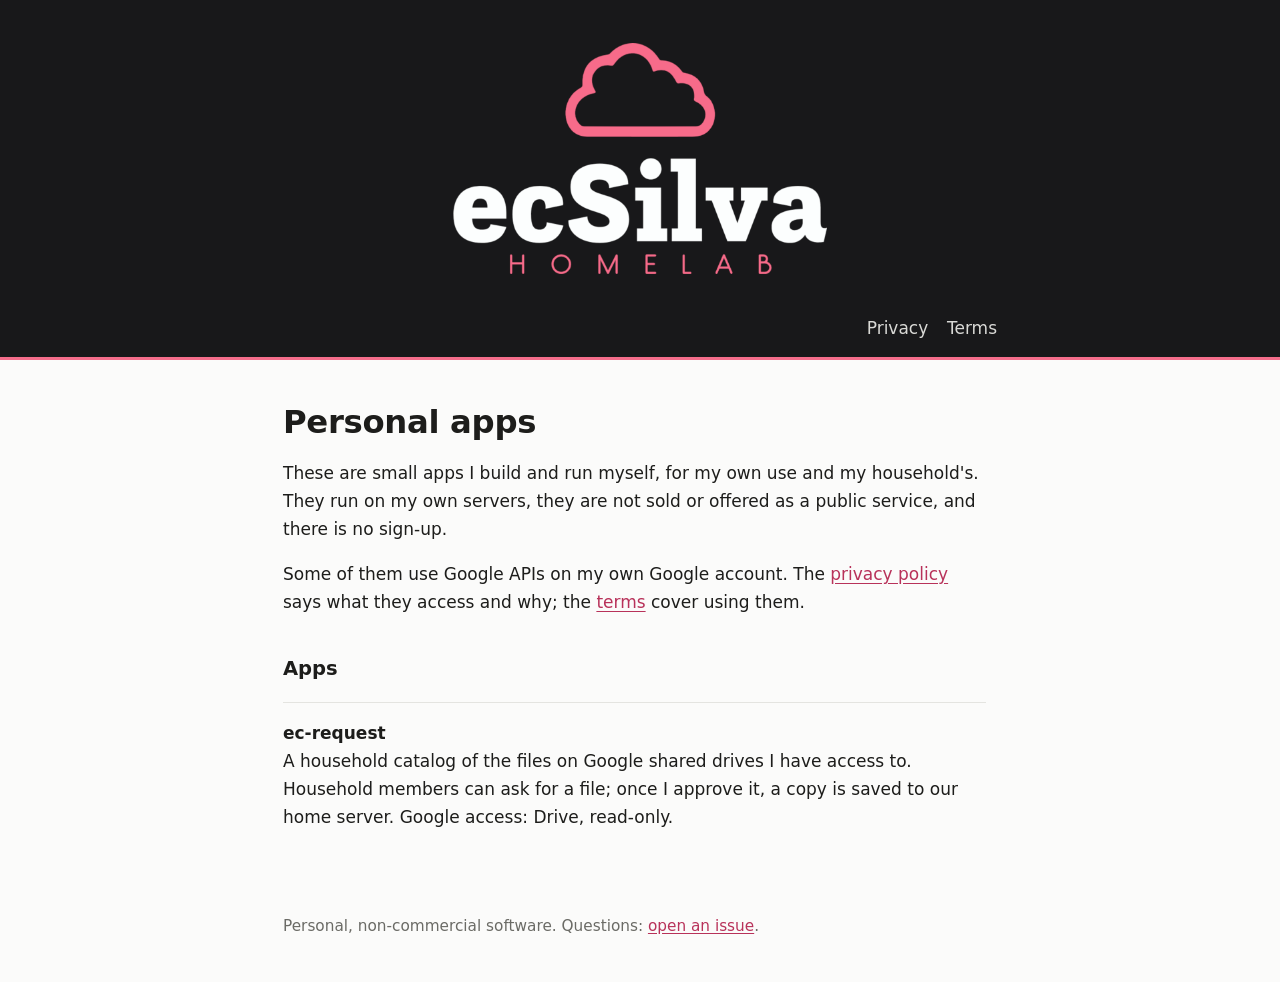
<file: index.html>
<!doctype html>
<html lang="en">
<head>
<meta charset="utf-8">
<meta name="viewport" content="width=device-width, initial-scale=1">
<title>ecSilva Homelab</title>
<meta name="description" content="Small self-hosted apps built and run for personal and household use.">
<link rel="icon" type="image/png" href="/favicon.png">
<link rel="stylesheet" href="/style.css">
</head>
<body>
<header class="band">
  <div class="hero"><img src="/logo.png" alt="ecSilva Homelab" width="560" height="346"></div>
  <div class="band-inner"><span class="home"></span><nav><a href="/privacy/">Privacy</a><a href="/terms/">Terms</a></nav></div>
</header>
<main>
<h1>Personal apps</h1>
<p>These are small apps I build and run myself, for my own use and my household's. They run on my own
servers, they are not sold or offered as a public service, and there is no sign-up.</p>
<p>Some of them use Google APIs on my own Google account. The <a href="/privacy/">privacy policy</a>
says what they access and why; the <a href="/terms/">terms</a> cover using them.</p>

<h2>Apps</h2>
<ul class="apps">
  <li>
    <strong>ec-request</strong>
    A household catalog of the files on Google shared drives I have access to. Household members
    can ask for a file; once I approve it, a copy is saved to our home server. Google access:
    Drive, read-only.
  </li>
</ul>
</main>
<footer>Personal, non-commercial software. Questions: <a href="https://github.com/3ricks0ul/3ricks0ul.github.io/issues">open an issue</a>.</footer>
</body>
</html>
</file>
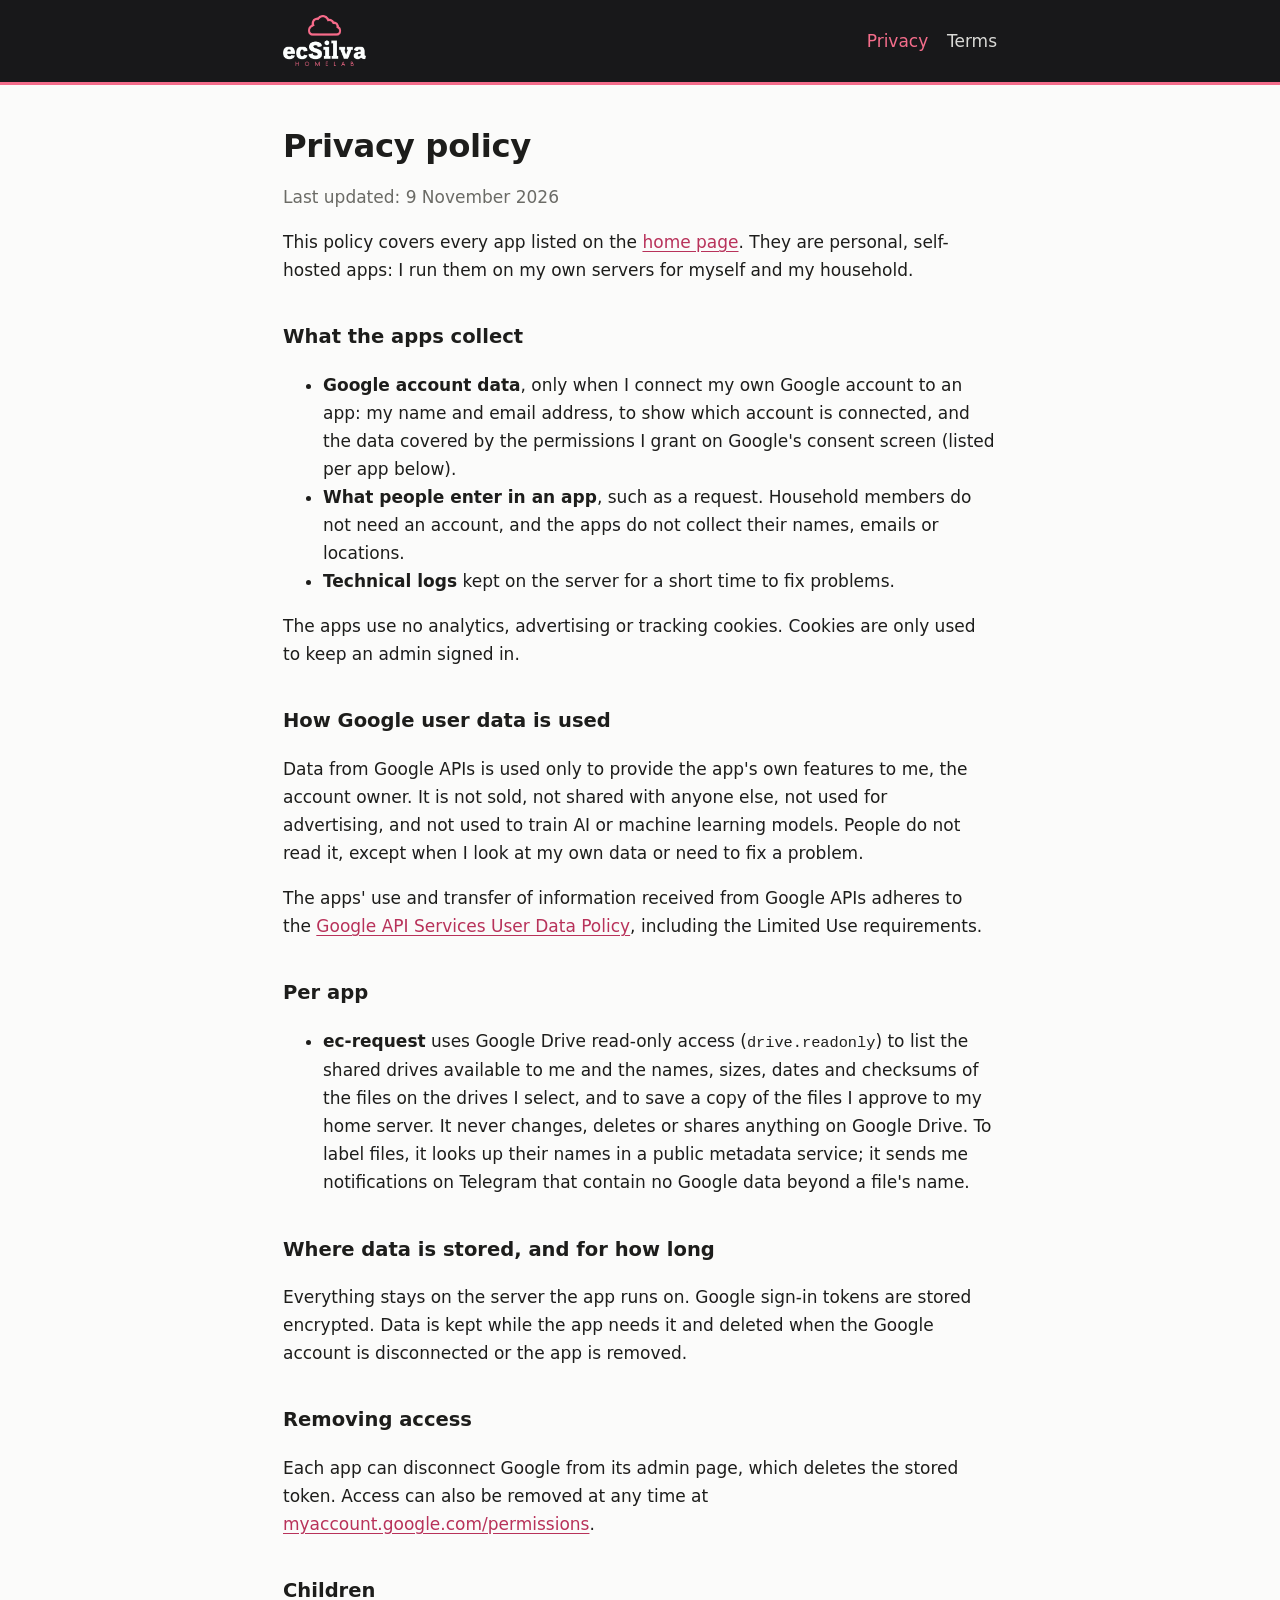
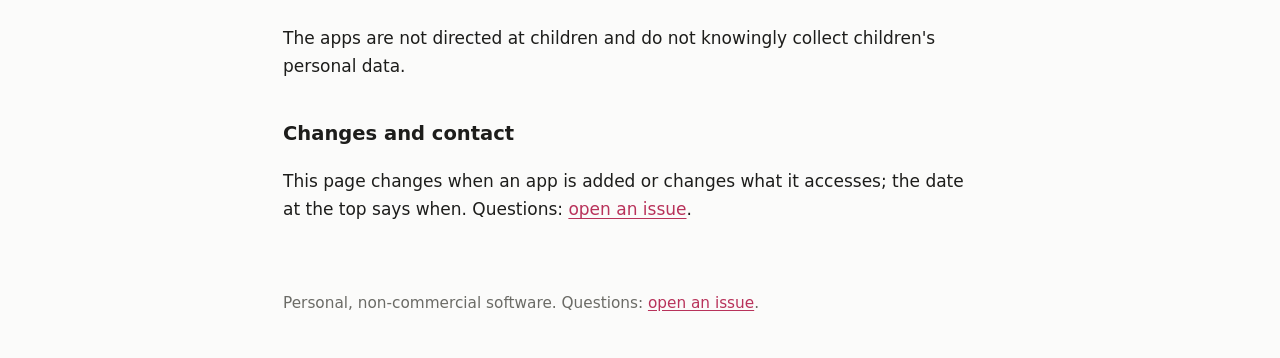
<file: privacy/index.html>
<!doctype html>
<html lang="en">
<head>
<meta charset="utf-8">
<meta name="viewport" content="width=device-width, initial-scale=1">
<title>Privacy policy · ecSilva Homelab</title>
<meta name="description" content="How the personal apps listed on this site handle data, including Google user data.">
<link rel="icon" type="image/png" href="/favicon.png">
<link rel="stylesheet" href="/style.css">
</head>
<body>
<header class="band">
  <div class="band-inner">
    <a class="home" href="/"><img src="/logo.png" alt="ecSilva Homelab: home" width="560" height="346"></a>
    <nav><a href="/privacy/" aria-current="page">Privacy</a><a href="/terms/">Terms</a></nav>
  </div>
</header>
<main>
<h1>Privacy policy</h1>
<p class="muted">Last updated: 9 November 2026</p>
<p>This policy covers every app listed on the <a href="/">home page</a>. They are personal,
self-hosted apps: I run them on my own servers for myself and my household.</p>

<h2>What the apps collect</h2>
<ul>
  <li><strong>Google account data</strong>, only when I connect my own Google account to an app: my
  name and email address, to show which account is connected, and the data covered by the
  permissions I grant on Google's consent screen (listed per app below).</li>
  <li><strong>What people enter in an app</strong>, such as a request. Household members
  do not need an account, and the apps do not collect their names, emails or locations.</li>
  <li><strong>Technical logs</strong> kept on the server for a short time to fix problems.</li>
</ul>
<p>The apps use no analytics, advertising or tracking cookies. Cookies are only used to keep an admin
signed in.</p>

<h2>How Google user data is used</h2>
<p>Data from Google APIs is used only to provide the app's own features to me, the account owner. It is
not sold, not shared with anyone else, not used for advertising, and not used to train AI or machine
learning models. People do not read it, except when I look at my own data or need to fix a problem.</p>
<p>The apps' use and transfer of information received from Google APIs adheres to the
<a href="https://developers.google.com/terms/api-services-user-data-policy">Google API Services User
Data Policy</a>, including the Limited Use requirements.</p>

<h2>Per app</h2>
<ul>
  <li><strong>ec-request</strong> uses Google Drive read-only access (<code>drive.readonly</code>) to
  list the shared drives available to me and the names, sizes, dates and checksums of the files on the
  drives I select, and to save a copy of the files I approve to my home server. It never changes,
  deletes or shares anything on Google Drive. To label files, it looks up their names in a public
  metadata service; it sends me notifications on Telegram that contain no Google data beyond a
  file's name.</li>
</ul>

<h2>Where data is stored, and for how long</h2>
<p>Everything stays on the server the app runs on. Google sign-in tokens are stored encrypted. Data is
kept while the app needs it and deleted when the Google account is disconnected or the app is removed.</p>

<h2>Removing access</h2>
<p>Each app can disconnect Google from its admin page, which deletes the stored token. Access can also
be removed at any time at
<a href="https://myaccount.google.com/permissions">myaccount.google.com/permissions</a>.</p>

<h2>Children</h2>
<p>The apps are not directed at children and do not knowingly collect children's personal data.</p>

<h2>Changes and contact</h2>
<p>This page changes when an app is added or changes what it accesses; the date at the top says when.
Questions: <a href="https://github.com/3ricks0ul/3ricks0ul.github.io/issues">open an issue</a>.</p>
</main>
<footer>Personal, non-commercial software. Questions: <a href="https://github.com/3ricks0ul/3ricks0ul.github.io/issues">open an issue</a>.</footer>
</body>
</html>
</file>
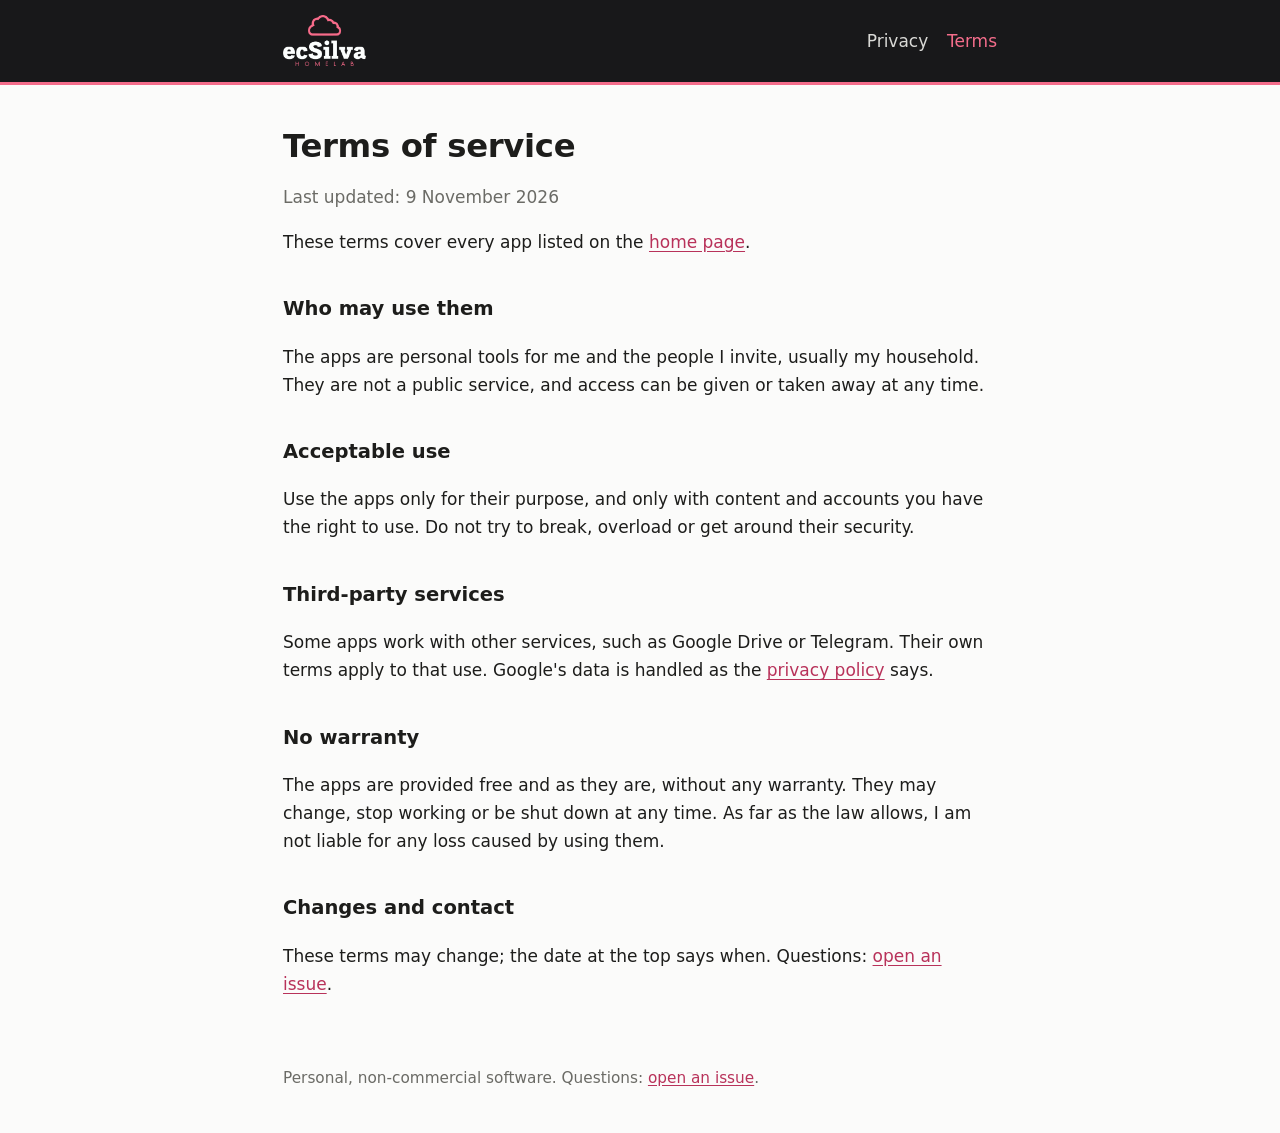
<file: terms/index.html>
<!doctype html>
<html lang="en">
<head>
<meta charset="utf-8">
<meta name="viewport" content="width=device-width, initial-scale=1">
<title>Terms of service · ecSilva Homelab</title>
<meta name="description" content="Terms for using the personal apps listed on this site.">
<link rel="icon" type="image/png" href="/favicon.png">
<link rel="stylesheet" href="/style.css">
</head>
<body>
<header class="band">
  <div class="band-inner">
    <a class="home" href="/"><img src="/logo.png" alt="ecSilva Homelab: home" width="560" height="346"></a>
    <nav><a href="/privacy/">Privacy</a><a href="/terms/" aria-current="page">Terms</a></nav>
  </div>
</header>
<main>
<h1>Terms of service</h1>
<p class="muted">Last updated: 9 November 2026</p>
<p>These terms cover every app listed on the <a href="/">home page</a>.</p>

<h2>Who may use them</h2>
<p>The apps are personal tools for me and the people I invite, usually my household. They are not a
public service, and access can be given or taken away at any time.</p>

<h2>Acceptable use</h2>
<p>Use the apps only for their purpose, and only with content and accounts you have the right to use.
Do not try to break, overload or get around their security.</p>

<h2>Third-party services</h2>
<p>Some apps work with other services, such as Google Drive or Telegram.
Their own terms apply to that use. Google's data is handled as the
<a href="/privacy/">privacy policy</a> says.</p>

<h2>No warranty</h2>
<p>The apps are provided free and as they are, without any warranty. They may change, stop working or
be shut down at any time. As far as the law allows, I am not liable for any loss caused by using them.</p>

<h2>Changes and contact</h2>
<p>These terms may change; the date at the top says when. Questions:
<a href="https://github.com/3ricks0ul/3ricks0ul.github.io/issues">open an issue</a>.</p>
</main>
<footer>Personal, non-commercial software. Questions: <a href="https://github.com/3ricks0ul/3ricks0ul.github.io/issues">open an issue</a>.</footer>
</body>
</html>
</file>
<file: style.css>
/* ecSilva Homelab: the logo is white on transparent, so it sits on a dark band in both themes */
:root {
  color-scheme: light dark;
  --bg: #fbfbfa; --fg: #1d1d1b; --muted: #6b6b66; --line: #e4e4e0;
  --accent: #b8325a;          /* the logo's pink, darkened to read on light */
  --brand: #f46d8b; --band: #18181a; --band-fg: #d9d9d6;
  font: 17px/1.65 ui-sans-serif, system-ui, -apple-system, "Segoe UI", sans-serif;
}
@media (prefers-color-scheme: dark) {
  :root { --bg: #111112; --fg: #ececea; --muted: #9a9a94; --line: #2a2a2c; --accent: #f4789a; }
}
body { margin: 0; background: var(--bg); color: var(--fg); }
main, footer, .band-inner { max-width: 42rem; margin: 0 auto; padding: 0 1.25rem; }
.band { background: var(--band); color: var(--band-fg); border-bottom: 3px solid var(--brand); }
.band-inner { display: flex; align-items: center; gap: 1rem; flex-wrap: wrap; padding-block: .9rem; }
.band .home { margin-right: auto; line-height: 0; }
.band .home img { height: 3rem; width: auto; }
.band nav a { color: var(--band-fg); margin-left: 1.1rem; text-decoration: none; }
.band nav a:hover, .band nav a[aria-current] { color: var(--brand); }
.hero { text-align: center; padding: 2.5rem 1.25rem 1rem; }
.hero img { width: min(22rem, 80%); height: auto; }
h1 { font-size: 1.9rem; line-height: 1.2; margin: 2.5rem 0 .5rem; letter-spacing: -.01em; }
h2 { font-size: 1.15rem; margin: 2.2rem 0 .4rem; }
p, li { max-width: 65ch; }
a { color: var(--accent); text-underline-offset: .15em; }
.muted { color: var(--muted); }
.apps { list-style: none; padding: 0; }
.apps li { border-top: 1px solid var(--line); padding: .9rem 0; }
.apps strong { display: block; }
code { font-size: .9em; }
footer { color: var(--muted); font-size: .9rem; padding-top: 3rem; padding-bottom: 2.5rem; }
</file>
